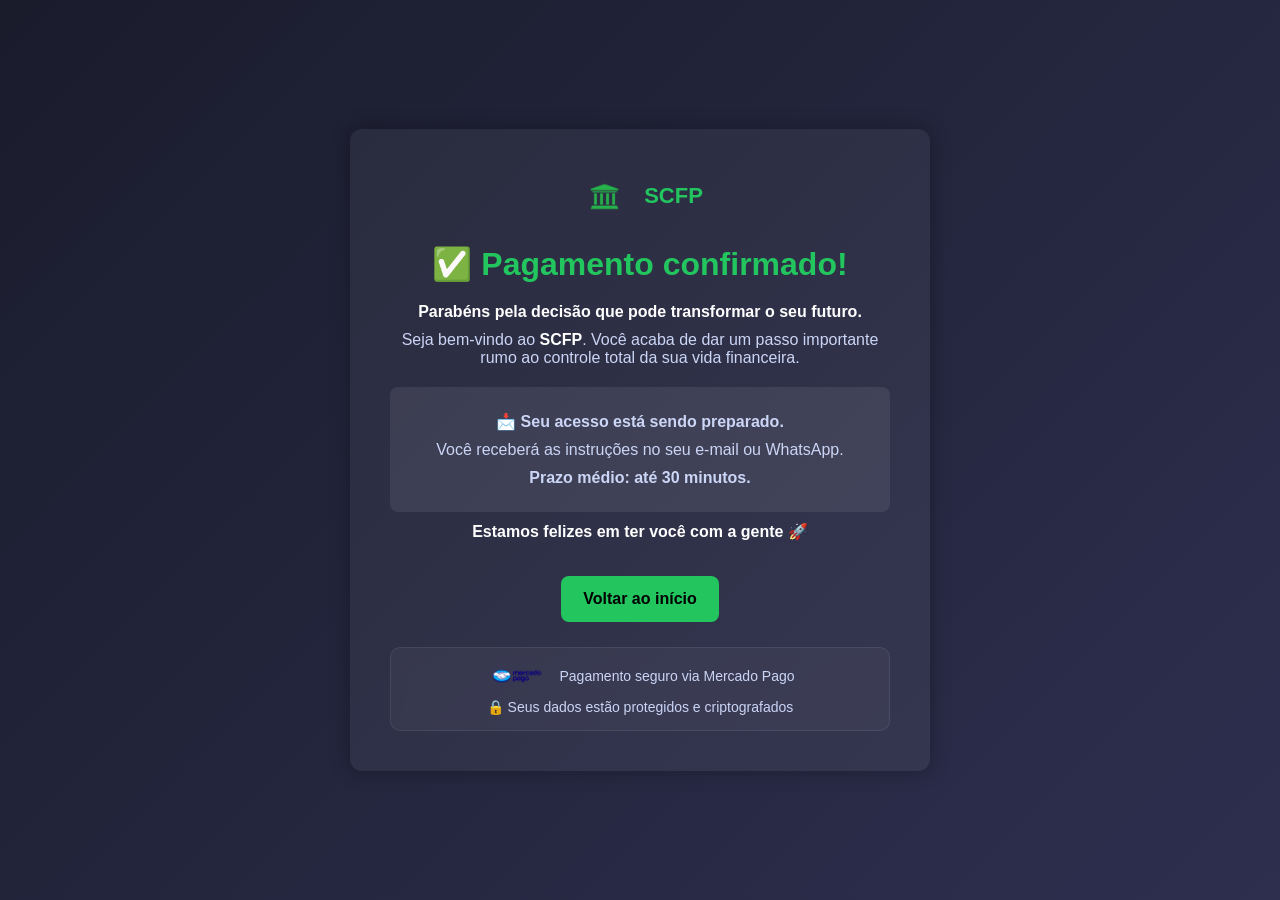
<file: obrigado.html>
<!doctype html>
<html lang="pt-br">
  <head>
    <meta charset="UTF-8" />
    <title>Pagamento Confirmado</title>

    <style>
      body {
        margin: 0;
        font-family: Arial, sans-serif;
        background: linear-gradient(135deg, #1a1c2c, #2e2f4f);
        color: #fff;
        display: flex;
        align-items: center;
        justify-content: center;
        height: 100vh;
        text-align: center;
      }

      .box {
        background: rgba(255, 255, 255, 0.05);
        padding: 40px;
        border-radius: 12px;
        max-width: 500px;
        width: 90%;
        box-shadow: 0 0 20px rgba(0, 0, 0, 0.3);
      }

      h1 {
        color: #22c55e;
        margin-bottom: 20px;
      }

      p {
        font-size: 16px;
        margin: 10px 0;
        color: #cbd5f5;
      }

      .destaque {
        color: #ffffff;
        font-weight: bold;
      }

      .frase {
        margin-top: 15px;
        font-style: italic;
        color: #94a3b8;
      }

      .info {
        margin-top: 20px;
        padding: 15px;
        background: rgba(255, 255, 255, 0.08);
        border-radius: 8px;
      }

      .btn {
        margin-top: 25px;
        display: inline-block;
        padding: 14px 22px;
        background: #22c55e;
        color: #000;
        font-weight: bold;
        border-radius: 8px;
        text-decoration: none;
        transition: 0.2s;
      }

      .btn:hover {
        transform: scale(1.05);
        background: #16a34a;
      }

      .logo-img {
        width: 55px;
        height: 55px;
        object-fit: contain;
      }

      .logo {
        display: flex;
        align-items: center;
        justify-content: center;
        gap: 12px;

        font-size: 22px;
        font-weight: bold;
        color: #22c55e;
        margin-bottom: 15px;
      }

      .seguranca {
        display: flex;
        align-items: center;
        justify-content: center;
        gap: 8px;

        margin-top: 20px;
        font-size: 14px;
        color: #94a3b8;
      }

      .mp-logo {
        height: 48px;
        width: auto;
        object-fit: contain;
      }

      .info-seguro {
        font-size: 12px;
        color: #6b7280;
        margin-top: 5px;
      }

      .seguranca {
        display: flex;
        align-items: center;
        justify-content: center;
        gap: 10px;

        margin-top: 20px;
        font-size: 14px;
        color: #94a3b8;

        opacity: 0.9;
      }
      .seguranca-box {
        margin-top: 25px;
        padding: 15px 18px;

        background: rgba(255, 255, 255, 0.04);
        border: 1px solid rgba(255, 255, 255, 0.08);
        border-radius: 10px;

        display: flex;
        flex-direction: column;
        gap: 10px;

        backdrop-filter: blur(6px);
      }

      .seguranca-item {
        display: flex;
        align-items: center;
        justify-content: center;
        gap: 10px;

        font-size: 14px;
        color: #cbd5f5;
      }

      .mp-logo {
        height: 26px;
        width: auto;
        object-fit: contain;
      }
    </style>
  </head>

  <body>
    <div class="box">
      <div class="logo">
        <img src="img/ui/favicon1.png" alt="SCFP" class="logo-img" />
        SCFP
      </div>

      <h1>✅ Pagamento confirmado!</h1>

      <p class="destaque">
        Parabéns pela decisão que pode transformar o seu futuro.
      </p>

      <p>
        Seja bem-vindo ao <span class="destaque">SCFP</span>. Você acaba de dar
        um passo importante rumo ao controle total da sua vida financeira.
      </p>

      <div class="info">
        <p><strong>📩 Seu acesso está sendo preparado.</strong></p>
        <p>Você receberá as instruções no seu e-mail ou WhatsApp.</p>
        <p><strong>Prazo médio: até 30 minutos.</strong></p>
      </div>

      <p class="destaque">Estamos felizes em ter você com a gente 🚀</p>

      <a href="#" id="btn-voltar" class="btn">Voltar ao início</a>

      <div class="seguranca-box">
        <div class="seguranca-item">
          <img src="img/mercado-pago.png" class="mp-logo" />
          <span>Pagamento seguro via Mercado Pago</span>
        </div>

        <div class="seguranca-item">
          🔒 Seus dados estão protegidos e criptografados
        </div>
      </div>

      <script>
        const params = new URLSearchParams(window.location.search);
        const vendedor = params.get("vendedor") || "direto";

        document.getElementById("btn-voltar").href =
          `/SCFP/vendas.html?vendedor=${vendedor}`;
      </script>
    </div>
  </body>
</html>
</file>
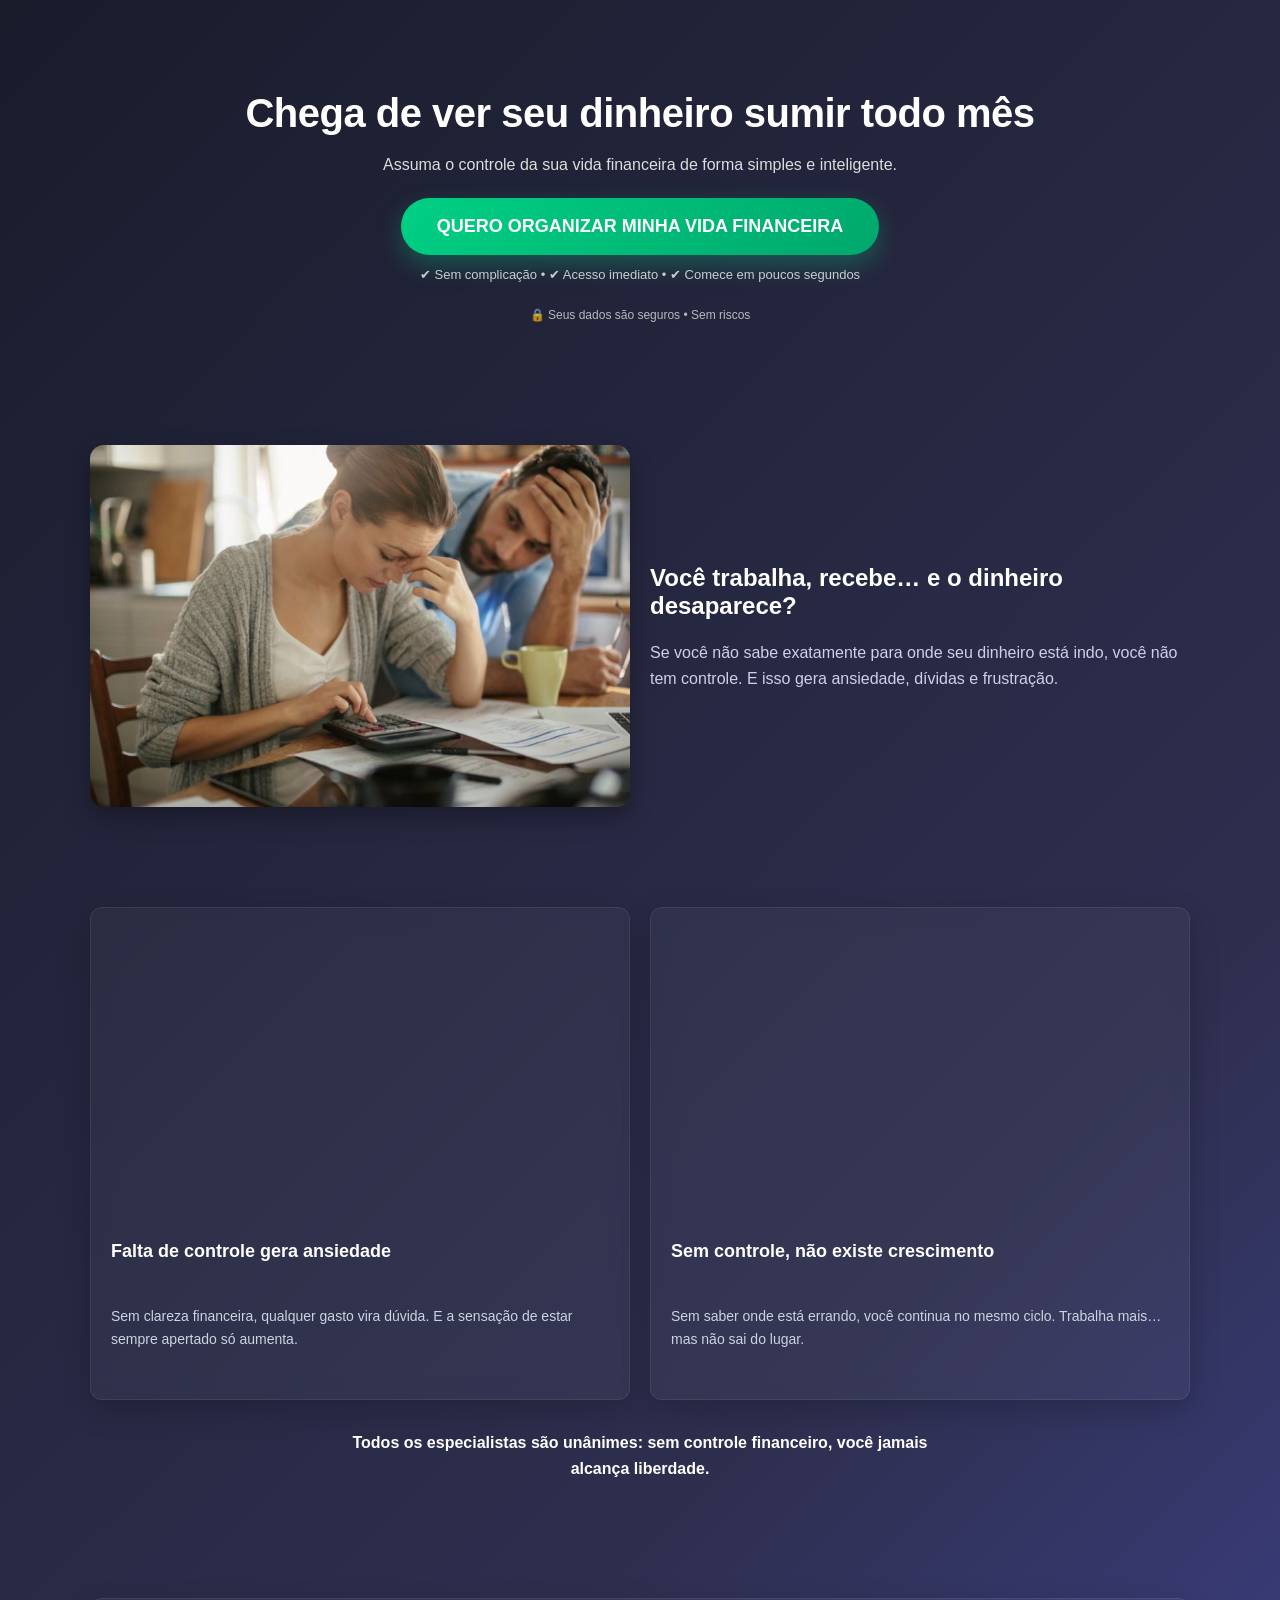
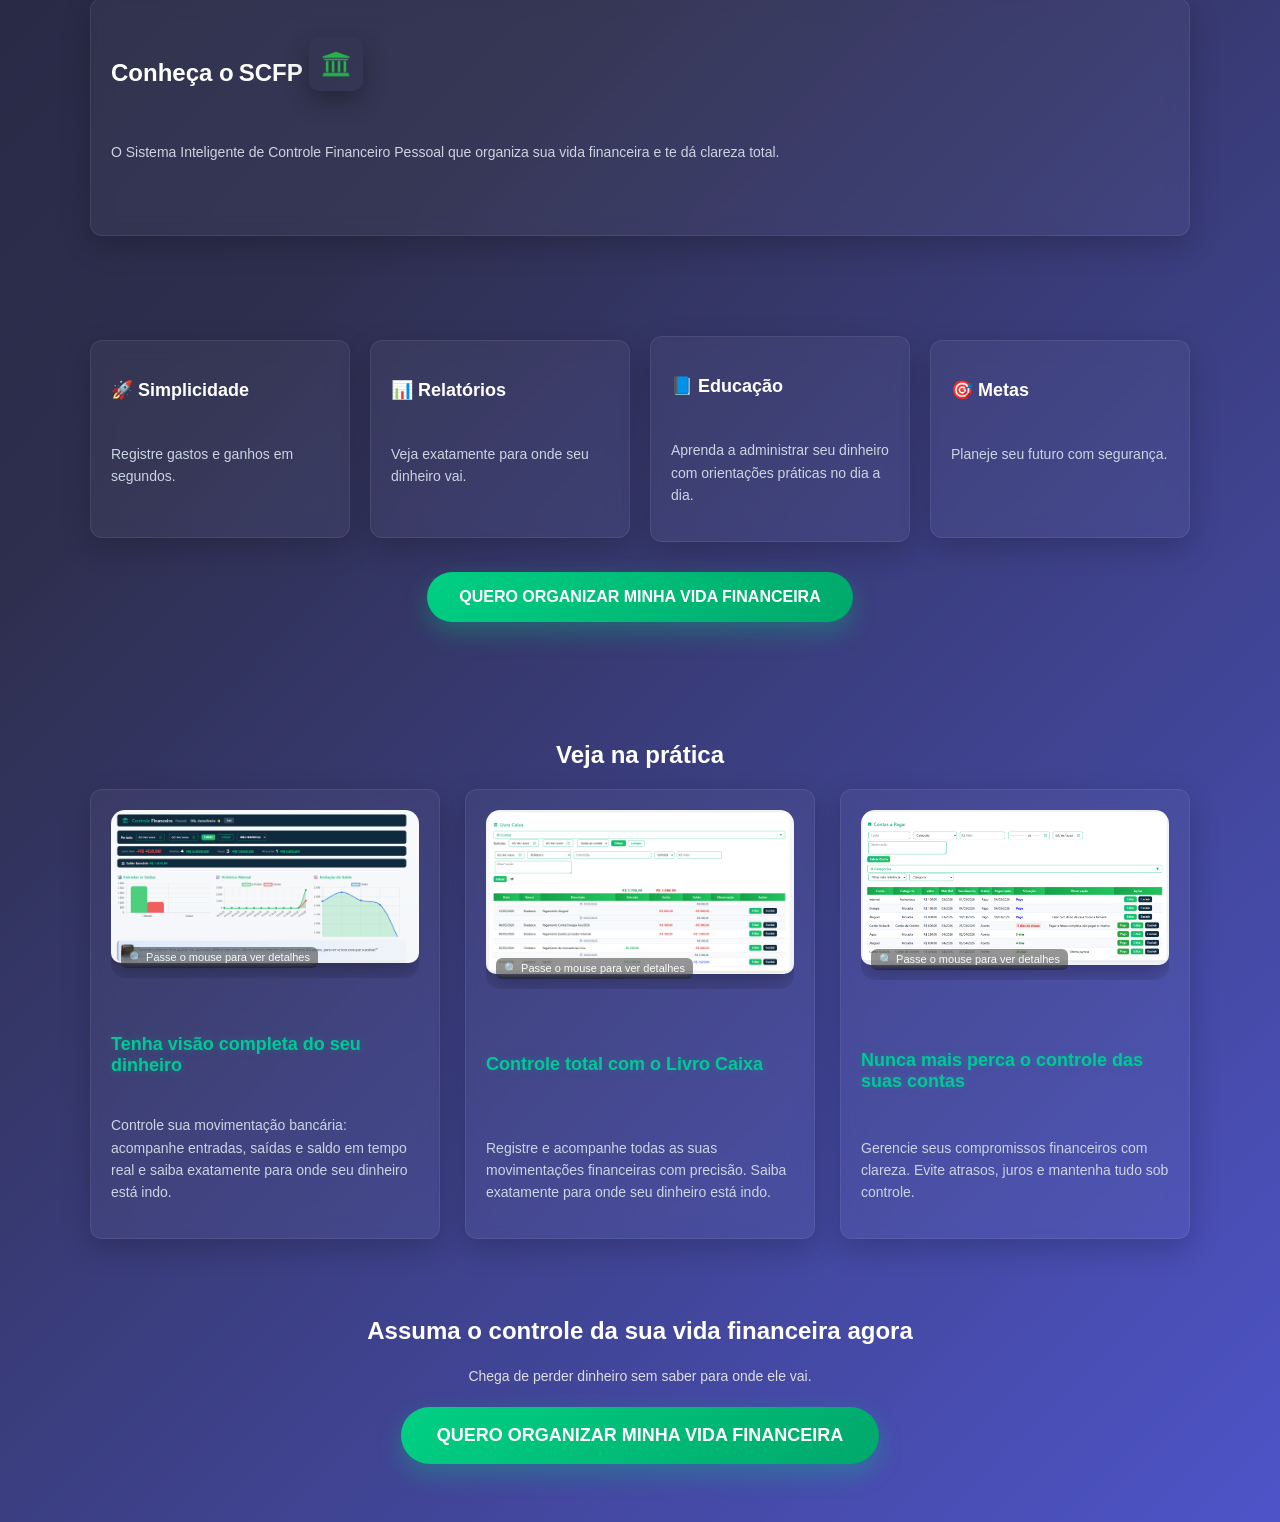
<file: vendas.html>
<!doctype html>
<html lang="pt-br">
  <head>
    <meta charset="UTF-8" />
    <meta name="viewport" content="width=device-width, initial-scale=1.0" />
    <title>SCFP - Controle Financeiro</title>

    <!-- CSS -->
    <link rel="stylesheet" href="css/vendas.css" />
  </head>

  <body class="pagina-vendas">
    <!-- HERO -->
    <section class="hero container">
      <h1>Chega de ver seu dinheiro sumir todo mês</h1>
      <p>
        Assuma o controle da sua vida financeira de forma simples e inteligente.
      </p>

      <button class="botao-cta" onclick="irParaCompra()">
        QUERO ORGANIZAR MINHA VIDA FINANCEIRA
      </button>

      <p class="microcopy">
        ✔ Sem complicação • ✔ Acesso imediato • ✔ Comece em poucos segundos
      </p>
      <p class="microcopy-seguranca">🔒 Seus dados são seguros • Sem riscos</p>
    </section>

    <!-- PROBLEMA -->
    <section class="container">
      <div class="grid">
        <div>
          <img src="img/vendas/problema.jpg" alt="Problemas financeiros" />
        </div>

        <div>
          <h2>Você trabalha, recebe… e o dinheiro desaparece?</h2>
          <p>
            Se você não sabe exatamente para onde seu dinheiro está indo, você
            não tem controle. E isso gera ansiedade, dívidas e frustração.
          </p>
        </div>
      </div>
    </section>

    <!-- DORES COMPLEMENTARES -->
    <section class="container dores-secundarias">
      <div class="grid">
        <div class="card">
          <div class="video-container">
            <iframe
              src="https://www.youtube.com/embed/0EwB-aqu-WY"
              title="Controle financeiro"
              frameborder="0"
              allow="
                accelerometer;
                autoplay;
                clipboard-write;
                encrypted-media;
                gyroscope;
                picture-in-picture;
              "
              allowfullscreen
            >
            </iframe>
          </div>

          <h3>Falta de controle gera ansiedade</h3>
          <p>
            Sem clareza financeira, qualquer gasto vira dúvida. E a sensação de
            estar sempre apertado só aumenta.
          </p>
        </div>

        <div class="card">
          <div class="video-container">
            <iframe
              src="https://www.youtube.com/embed/VOhzsdM25P0"
              title="Crescimento financeiro"
              frameborder="0"
              allow="
                accelerometer;
                autoplay;
                clipboard-write;
                encrypted-media;
                gyroscope;
                picture-in-picture;
              "
              allowfullscreen
            >
            </iframe>
          </div>

          <h3>Sem controle, não existe crescimento</h3>
          <p>
            Sem saber onde está errando, você continua no mesmo ciclo. Trabalha
            mais… mas não sai do lugar.
          </p>
        </div>
      </div>

      <p class="frase-impacto">
        Todos os especialistas são unânimes: sem controle financeiro, você
        jamais alcança liberdade.
      </p>
    </section>

    <!-- SOLUÇÃO -->
    <section class="container">
      <div class="card">
        <h2 class="titulo-com-icone">
          Conheça o
          <span class="marca">
            SCFP
            <img src="img/ui/favicon1.png" class="icone-titulo" />
          </span>
        </h2>
        <p>
          O Sistema Inteligente de Controle Financeiro Pessoal que organiza sua
          vida financeira e te dá clareza total.
        </p>
      </div>
    </section>

    <!-- BENEFÍCIOS -->
    <section class="container">
      <div class="grid">
        <div class="card">
          <h3>🚀 Simplicidade</h3>
          <p>Registre gastos e ganhos em segundos.</p>
        </div>

        <div class="card">
          <h3>📊 Relatórios</h3>
          <p>Veja exatamente para onde seu dinheiro vai.</p>
        </div>

        <div class="card">
          <h3>📘 Educação</h3>
          <p>
            Aprenda a administrar seu dinheiro com orientações práticas no dia a
            dia.
          </p>
        </div>

        <div class="card">
          <h3>🎯 Metas</h3>
          <p>Planeje seu futuro com segurança.</p>
        </div>
      </div>

      <div style="text-align: center; margin-top: 30px">
        <button class="botao-cta" onclick="irParaCompra()">
          QUERO ORGANIZAR MINHA VIDA FINANCEIRA
        </button>
      </div>
    </section>

    <!-- PRINTS -->
    <section class="container">
      <h2 style="text-align: center">Veja na prática</h2>

      <div class="grid-prints">
        <div class="card">
          <div class="imagem-hover">
            <img src="img/prints/print1.png" alt="Visão geral financeira" />
          </div>

          <div class="descricao-hover">
            <ul>
              <li>✔ Controle total por período e filtros inteligentes</li>
              <li>✔ Saldo bancário detalhado por conta</li>
              <li>✔ Visualização do saldo real em tempo real</li>
              <li>✔ Controle completo de contas: abertas, pagas e atrasadas</li>
              <li>✔ Gráfico de entradas vs saídas</li>
              <li>✔ Histórico mensal financeiro</li>
              <li>✔ Evolução do seu saldo ao longo do tempo</li>
              <li>✔ Acesso a conteúdos de educação financeira</li>
            </ul>
          </div>

          <h3>Tenha visão completa do seu dinheiro</h3>

          <p>
            Controle sua movimentação bancária: acompanhe entradas, saídas e
            saldo em tempo real e saiba exatamente para onde seu dinheiro está
            indo.
          </p>
        </div>

        <div class="card">
          <div class="imagem-hover">
            <img src="img/prints/print2.png" alt="Livro Caixa" />
          </div>

          <div class="descricao-hover">
            <ul>
              <li>✔ Cadastro de contas e bancos</li>
              <li>✔ Registro completo de entradas e saídas</li>
              <li>✔ Edição e exclusão a qualquer momento</li>
              <li>✔ Controle detalhado de movimentações</li>
              <li>✔ Filtros por período e por conta</li>
              <li>✔ Visualização clara do fluxo financeiro</li>
              <li>✔ Organização prática do dia a dia</li>
            </ul>
          </div>

          <h3>Controle total com o Livro Caixa</h3>

          <p>
            Registre e acompanhe todas as suas movimentações financeiras com
            precisão. Saiba exatamente para onde seu dinheiro está indo.
          </p>
        </div>

        <div class="card">
          <div class="imagem-hover">
            <img src="img/prints/print3.png" alt="Contas a pagar" />
          </div>

          <div class="descricao-hover">
            <ul>
              <li>✔ Controle completo de contas a pagar</li>
              <li>✔ Organização por prioridade</li>
              <li>✔ Marcação de contas pagas</li>
              <li>✔ Identificação de contas atrasadas</li>
              <li>✔ Visão por mês de referência</li>
              <li>✔ Painel com principais gastos</li>
              <li>✔ Redução de juros e multas</li>
            </ul>
          </div>

          <h3>Nunca mais perca o controle das suas contas</h3>

          <p>
            Gerencie seus compromissos financeiros com clareza. Evite atrasos,
            juros e mantenha tudo sob controle.
          </p>
        </div>
      </div>
    </section>

    <!-- CTA FINAL -->
    <section class="container hero">
      <h2>Assuma o controle da sua vida financeira agora</h2>

      <p class="reforco">
        Chega de perder dinheiro sem saber para onde ele vai.
      </p>

      <div style="text-align: center; margin-top: 20px">
        <button class="botao-cta" onclick="irParaCompra()">
          QUERO ORGANIZAR MINHA VIDA FINANCEIRA
        </button>
      </div>
    </section>

    <!-- JS -->
    <script src="js/vendas.js"></script>
  </body>
</html>
</file>
<file: css/vendas.css>
/* ============================= */
/* BASE DA PÁGINA DE VENDAS */
/* ============================= */

.pagina-vendas {
  background: linear-gradient(135deg, #2b2d42, #4e54c8);
  color: #fff;
  font-family: Arial, sans-serif;
}

/* CONTAINER PADRÃO */
.pagina-vendas .container {
  max-width: 1100px;
  margin: 0 auto;
  padding: 40px 20px;
}

/* HERO */
.pagina-vendas .hero {
  text-align: center;
}

.pagina-vendas .hero h1 {
  font-size: 2rem;
  margin-bottom: 15px;
}

.pagina-vendas .hero p {
  color: #ddd;
  margin-bottom: 20px;
}

/* BOTÃO */
.pagina-vendas .btn {
  display: inline-block;
  padding: 12px 25px;
  background: #00d4ff;
  color: #000;
  border-radius: 30px;
  text-decoration: none;
  font-weight: bold;
  transition: 0.3s;
}

.pagina-vendas .btn:hover {
  transform: scale(1.05);
}

/* GRID */

.pagina-vendas .grid {
  display: flex;
  flex-direction: column;
  gap: 20px;
}

/* CARDS */
.pagina-vendas .card {
  height: 100%;
  justify-content: space-between;
  background: rgba(255, 255, 255, 0.05);
  padding: 20px;
  border-radius: 12px;
  backdrop-filter: blur(10px);
  display: flex;
  flex-direction: column;
  justify-content: flex-start;
}

/* IMAGENS */
.pagina-vendas img {
  width: 100%;
  border-radius: 10px;
  display: block;
}

/* RESPONSIVO */
@media (min-width: 768px) {
  .pagina-vendas .grid {
    flex-direction: row;
    align-items: center;
  }

  .pagina-vendas .grid > div {
    flex: 1;
  }

  .pagina-vendas .hero h1 {
    font-size: 2.5rem;
  }
}
/* ============================= */
/* FUNDO PREMIUM */
/* ============================= */

.pagina-vendas {
  background: linear-gradient(135deg, #1a1c2c, #2e2f4f, #4e54c8);
  min-height: 100vh;
}

/* ============================= */
/* TIPOGRAFIA MAIS PROFISSIONAL*/
/* ============================= */

.pagina-vendas h1 {
  font-weight: 700;
  letter-spacing: -0.5px;
}

.pagina-vendas h2 {
  font-weight: 600;
}

.pagina-vendas p {
  font-size: 1rem;
  line-height: 1.6;
  color: #cfcfe8;
}

/* ============================= */
/* CARDS MAIS BONITOS */
/* ============================= */

.pagina-vendas .card {
  background: rgba(255, 255, 255, 0.04);
  border: 1px solid rgba(255, 255, 255, 0.08);
  box-shadow: 0 10px 30px rgba(0, 0, 0, 0.2);
  transition: 0.3s;
}

.pagina-vendas .card:hover {
  transform: translateY(-5px);
}

/* ============================= */
/* BOTÃO NÍVEL PROFISSIONAL */
/* ============================= */

.pagina-vendas .btn {
  background: linear-gradient(135deg, #00d4ff, #5b8cff);
  color: #000;
  font-weight: bold;
  border-radius: 40px;
  padding: 14px 28px;
  box-shadow: 0 5px 20px rgba(0, 212, 255, 0.4);
}

.pagina-vendas .btn:hover {
  transform: scale(1.07);
  box-shadow: 0 8px 30px rgba(0, 212, 255, 0.6);
}

.pagina-vendas .grid {
  flex-wrap: wrap;
}

/* ============================= */
/* IMAGENS MAIS PREMIUM */
/* ============================= */

.pagina-vendas img {
  border-radius: 14px;
  box-shadow: 0 10px 25px rgba(0, 0, 0, 0.3);
  transition: 0.3s;
}

/* ============================= */
/* ESPAÇAMENTO MELHOR (CONFORTO MOBILE) */
/* ============================= */
.pagina-vendas section {
  margin-bottom: 20px;
}

.pagina-vendas .container {
  padding-top: 50px;
  padding-bottom: 50px;
}

/* ============================= */
/* TÍTULO COM ÍCONE */
/* ============================= */

.pagina-vendas .titulo-com-icone {
  display: flex;
  align-items: center;
  gap: 5px;
  flex-wrap: wrap; /* evita quebra estranha no mobile */
}

.pagina-vendas .marca {
  display: inline-flex;
  align-items: center;
  gap: 6px;
}

.pagina-vendas .icone-titulo {
  width: 54px; /* menor = mais elegante */
  height: 54px;
  object-fit: contain;
  transform: translateY(-1px);
}

/* ============================= */
/* BOTÃO CTA PRINCIPAL */
/* ============================= */

.pagina-vendas .botao-cta {
  display: inline-block;
  padding: 16px 32px;
  font-size: 16px;
  font-weight: 600;
  color: #ffffff;

  background: linear-gradient(135deg, #00d084, #00a86b);
  border-radius: 999px;
  border: none;
  cursor: pointer;
  text-decoration: none;

  box-shadow: 0 10px 25px rgba(0, 208, 132, 0.3);
  transition: all 0.3s ease;
}

/* ============================= */
/* HOVER DO BOTÃO */
/* ============================= */

.pagina-vendas .botao-cta:hover {
  transform: translateY(-2px) scale(1.03);
  box-shadow: 0 15px 35px rgba(0, 208, 132, 0.5);
}

/* ============================= */
/* CLIQUE DO BOTÃO */
/* ============================= */

.pagina-vendas .botao-cta:active {
  transform: scale(0.98);
  box-shadow: 0 5px 15px rgba(0, 208, 132, 0.3);
}

/* ============================= */
/* ANIMAÇÃO PREMIUM CTA */
/* ============================= */

.pagina-vendas .botao-cta {
  animation: pulseSoft 2.5s infinite;
}

@keyframes pulseSoft {
  0% {
    box-shadow: 0 0 0 0 rgba(0, 208, 132, 0.3);
  }
  70% {
    box-shadow: 0 0 0 18px rgba(0, 208, 132, 0);
  }
  100% {
    box-shadow: 0 0 0 0 rgba(0, 208, 132, 0);
  }
}

/* ============================= */
/* WRAPPER DO BOTÃO */
/* ============================= */

.pagina-vendas .cta-wrapper {
  text-align: center;
  margin-top: 20px;
}

/* ============================= */
/* MICROCOPY DO BOTÃO */
/* ============================= */

.pagina-vendas .microcopy {
  margin-top: 10px;
  font-size: 13px;
  color: #cbd5e1;
  text-align: center;
  opacity: 0.9;
}
/* ============================= */
/* REFORÇO PSICOLÓGICO */
/* ============================= */

.pagina-vendas .reforco {
  font-size: 14px;
  color: #94a3b8;
  text-align: center;
  margin-bottom: 10px;
}

/* ============================= */
/* BOTÃO PRINCIPAL (TOPO) */
/* ============================= */

.pagina-vendas .hero .botao-cta {
  font-size: 18px;
  padding: 18px 36px;
}
/* ============================= */
/* MICROCOPY SEGURANÇA */
/* ============================= */

.pagina-vendas .microcopy-seguranca {
  font-size: 12px;
  color: #94a3b8;
  text-align: center;
  margin-top: 5px;
  opacity: 0.8;
}
/* ============================= */
/* BRILHO NO BOTÃO */
/* ============================= */

.pagina-vendas .botao-cta:hover {
  background: linear-gradient(135deg, #00e695, #00c97a);
}
/* ============================= */
/* CARDS DOS PRINTS */
/* ============================= */

.pagina-vendas .card img {
  margin-bottom: 15px;
  border-radius: 10px;
}

.pagina-vendas .card h3 {
  font-size: 18px;
  margin-bottom: 10px;
  min-height: 40px;
}

.pagina-vendas .card p {
  font-size: 14px;
  color: #cbd5e1;
  min-height: 60px;
}

/* ============================= */
/* ZOOM PROFISSIONAL DOS PRINTS */
/* ============================= */

.pagina-vendas .imagem-hover {
  position: relative;
  overflow: hidden;
  border-radius: 14px;
}

.pagina-vendas .imagem-hover img {
  width: 100%;
  display: block;
  transition: transform 0.6s ease;
}

/* ZOOM MAIS FORTE E BONITO */
.pagina-vendas .imagem-hover:hover img {
  transform: scale(1.2);
}

/* ============================= */
/* DESCRIÇÃO ABAIXO DO PRINT */
/* ============================= */

.pagina-vendas .descricao-hover {
  margin-top: 10px;
  max-height: 0;
  overflow: hidden;
  opacity: 0;
  transition: all 0.4s ease;
}

/* espaço mínimo fixo evita "pulo" */
.pagina-vendas .card {
  display: flex;
  flex-direction: column;
  justify-content: flex-start;
}

/* QUANDO PASSAR O MOUSE */
.pagina-vendas .imagem-hover:hover + .descricao-hover {
  max-height: 500px;
  opacity: 1;
  margin-top: 15px;
}

/* TEXTO */
.pagina-vendas .descricao-hover ul {
  padding-left: 15px;
}

.pagina-vendas .descricao-hover li {
  font-size: 14px;
  margin-bottom: 6px;
  color: #e2e8f0;
}
.pagina-vendas .imagem-hover::after {
  content: "🔍 Passe o mouse para ver detalhes";
  position: absolute;
  bottom: 10px;
  left: 10px;
  font-size: 11px;

  background: rgba(0, 0, 0, 0.6);
  padding: 4px 8px;
  border-radius: 6px;

  opacity: 0.7;
  backdrop-filter: blur(4px);

  transition: opacity 0.3s ease;
}
.pagina-vendas .imagem-hover:hover::after {
  opacity: 0;
}

/* ============================= */
/* GRID EXCLUSIVO DOS PRINTS */
/* ============================= */

.pagina-vendas .grid-prints {
  display: grid;
  grid-template-columns: repeat(3, 1fr);
  gap: 25px;
}

@media (max-width: 900px) {
  .pagina-vendas .grid-prints {
    grid-template-columns: 1fr;
  }
}
.pagina-vendas .grid-prints .card {
  height: 100%;
  display: flex;
  flex-direction: column;
  justify-content: space-between;
}
/* ============================= */
/* TÍTULOS DOS PRINTS (DESTAQUE) */
/* ============================= */

.pagina-vendas .grid-prints h3 {
  color: #00c896; /* verde padrão */
  text-shadow: 0 0 8px rgba(0, 200, 150, 0.3);
}
/* ============================= */
/* DORES SECUNDÁRIAS */
/* ============================= */

.pagina-vendas .dores-secundarias img {
  width: 100%;
  height: 160px;
  object-fit: cover;
  border-radius: 12px;
  margin-bottom: 15px;
}

.pagina-vendas .frase-impacto {
  text-align: center;
  margin-top: 30px;
  font-weight: 600;
  color: #ffffff;
  max-width: 600px;
  margin-left: auto;
  margin-right: auto;
}
/* ============================= */
/* VIDEO RESPONSIVO */
/* ============================= */

.pagina-vendas .video-container {
  position: relative;
  width: 100%;
  padding-bottom: 56.25%; /* 16:9 */
  border-radius: 12px;
  overflow: hidden;
  margin-bottom: 15px;
}

.pagina-vendas .video-container iframe {
  position: absolute;
  top: 0;
  left: 0;
  width: 100%;
  height: 100%;
}
.pagina-vendas .grid-prints ul {
  margin-top: 15px;
  padding-left: 20px;
}

/* ============================= */
/* 🎥 VÍDEO RESPONSIVO (CHECKOUT) */
/* ============================= */

.video-container {
  position: relative;
  padding-bottom: 56.25%;
  height: 0;
  overflow: hidden;
  border-radius: 12px;
}

.video-container iframe {
  position: absolute;
  width: 100%;
  height: 100%;
  left: 0;
  top: 0;
}

/* ============================= */
/* 🔥 INPUTS PROFISSIONAIS CHECKOUT */
/* ============================= */

.pagina-vendas input,
.pagina-vendas select {
  width: 100%;
  padding: 14px;
  margin-bottom: 12px;
  border-radius: 10px;
  border: 1px solid #d1d5db;
  font-size: 14px;
  outline: none;
  transition: 0.2s;
}

.pagina-vendas input:focus,
.pagina-vendas select:focus {
  border-color: #00d084;
  box-shadow: 0 0 0 2px rgba(0, 208, 132, 0.2);
}
/* ============================= */
/* 🔥 QR CODE AJUSTADO (PIX) */
/* ============================= */

.qrcode-img {
  width: 220px;
  max-width: 80%;
  display: block;
  margin: 20px auto;
  border-radius: 12px;
}

/* ============================= */
/* 🔥 TERMOS COM SCROLL */
/* ============================= */

.termos-box {
  margin-top: 15px;
  text-align: left;
}

.termos-container {
  max-height: 160px;
  overflow-y: auto;
  background: rgba(255, 255, 255, 0.05);
  padding: 10px;
  border-radius: 8px;
  border: 1px solid rgba(255, 255, 255, 0.1);
  font-size: 13px;
  color: #ddd;
}

.termos-check {
  margin-top: 10px;
  display: flex;
  align-items: center;
  gap: 6px;
}
</file>
